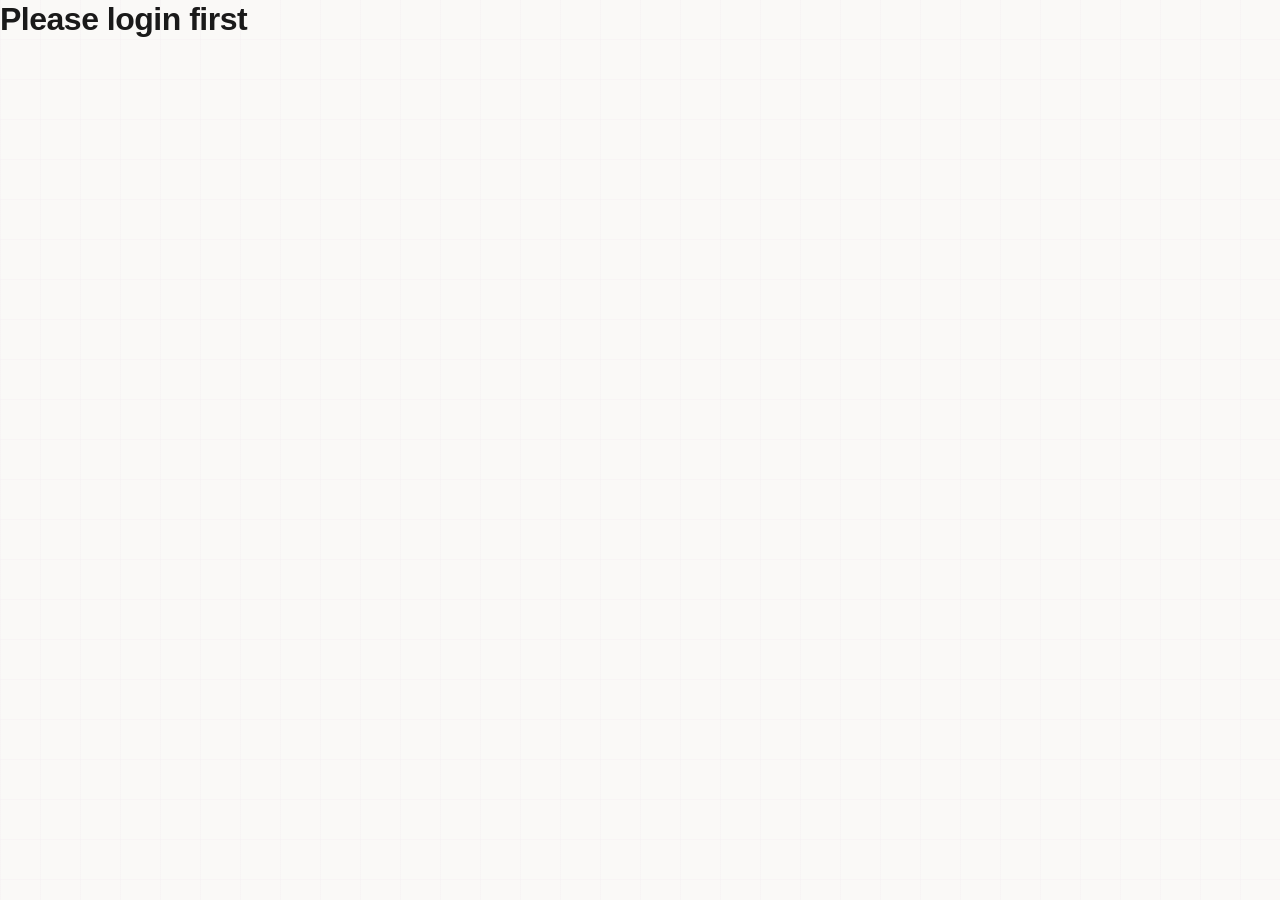
<file: profile.html>
<!DOCTYPE html>
<html lang="en">
<head>
  <meta charset="UTF-8">
  <meta name="viewport" content="width=device-width, initial-scale=1.0">
  <title>Profile - JobReady</title>
  <link rel="stylesheet" href="style.css">
  <style>
    .dashboard {
      max-width: 1180px;
      margin: 0 auto;
      padding: var(--spacing-xl);
      display: grid;
      gap: var(--spacing-lg);
    }

    .header-card {
      background: var(--color-card);
      border: 1.5px solid var(--color-border);
      border-radius: var(--radius-xl);
      padding: var(--spacing-lg);
      display: flex;
      align-items: center;
      justify-content: space-between;
      gap: var(--spacing-lg);
      box-shadow: var(--shadow-md);
    }

    .header-card:hover {
      transform: translateY(-3px);
      box-shadow: var(--shadow-lg);
      border-color: var(--color-accent);
    }

    .user-wrap {
      display: flex;
      align-items: center;
      gap: var(--spacing-md);
    }

    .avatar {
      width: 60px;
      height: 60px;
      border-radius: 50%;
      display: grid;
      place-items: center;
      font-size: 28px;
      background: linear-gradient(135deg, var(--color-primary), var(--color-accent));
      flex: 0 0 auto;
    }

    .title {
      margin: 0;
      font-size: var(--font-size-2xl);
      color: var(--color-accent);
      font-weight: var(--font-weight-bold);
      letter-spacing: -0.01em;
    }

    #user-name {
      margin: var(--spacing-sm) 0 var(--spacing-xs);
      font-size: var(--font-size-lg);
      font-weight: var(--font-weight-bold);
    }

    #user-email {
      margin: 0;
      color: var(--color-text-light);
      font-size: var(--font-size-sm);
    }

    .total-pill {
      border: 1.5px solid var(--color-border);
      border-radius: var(--radius-full);
      padding: var(--spacing-md);
      font-size: var(--font-size-sm);
      color: var(--color-text-light);
      background: linear-gradient(135deg, var(--color-card) 0%, var(--color-bg-alt) 100%);
      white-space: nowrap;
      box-shadow: var(--shadow-sm);
    }

    #total-solved {
      font-weight: var(--font-weight-bold);
      color: var(--color-text);
      margin-left: var(--spacing-xs);
    }

    .cards-grid {
      display: grid;
      grid-template-columns: repeat(12, minmax(0, 1fr));
      gap: var(--spacing-lg);
    }

    .profile-card {
      background: var(--color-card);
      border: 1.5px solid var(--color-border);
      border-radius: var(--radius-lg);
      padding: var(--spacing-lg);
      box-shadow: var(--shadow-sm);
      transition: all var(--transition-base);
    }

    .profile-card:hover {
      transform: translateY(-3px);
      box-shadow: var(--shadow-lg);
      border-color: var(--color-accent);
    }

    .analysis-card {
      grid-column: span 5;
    }

    .insight-card {
      grid-column: span 4;
    }

    .progress-card {
      grid-column: span 3;
    }

    .report-card {
      grid-column: 1 / -1;
    }

    .section-title {
      margin: 0 0 var(--spacing-md);
      font-size: var(--font-size-base);
      font-weight: var(--font-weight-bold);
      color: var(--color-accent);
      letter-spacing: 0.02em;
    }

    .score-widget {
      display: grid;
      grid-template-columns: auto 1fr;
      gap: var(--spacing-lg);
      align-items: center;
    }

    .score-ring {
      width: 100px;
      height: 100px;
      border-radius: 50%;
      display: grid;
      place-items: center;
      background: conic-gradient(var(--color-accent) 0deg, var(--color-primary) 290deg, var(--color-border) 290deg);
      border: 1.5px solid var(--color-border);
      position: relative;
      box-shadow: var(--shadow-sm);
    }

    .score-ring::after {
      content: '';
      position: absolute;
      width: 85%;
      height: 85%;
      border-radius: 50%;
      background: var(--color-card);
    }

    #score {
      font-size: var(--font-size-2xl);
      font-weight: var(--font-weight-bold);
      color: var(--color-accent);
      position: relative;
      z-index: 1;
    }

    .score-caption {
      color: var(--color-text-light);
      font-size: var(--font-size-xs);
      text-transform: uppercase;
      letter-spacing: 0.05em;
      margin-top: var(--spacing-md);
      text-align: center;
    }

    .meta {
      display: grid;
      gap: var(--spacing-md);
    }

    .meta-label {
      font-size: var(--font-size-xs);
      color: var(--color-text-light);
      text-transform: uppercase;
      letter-spacing: 0.05em;
    }

    #role {
      display: inline-block;
      font-weight: var(--font-weight-bold);
      text-transform: uppercase;
      padding: var(--spacing-sm) var(--spacing-md);
      border-radius: var(--radius-full);
      color: white;
      background: linear-gradient(135deg, var(--color-accent) 0%, var(--color-primary) 100%);
      font-size: var(--font-size-xs);
      letter-spacing: 0.05em;
      box-shadow: var(--shadow-md);
    }

    .list-wrap {
      display: grid;
      gap: var(--spacing-lg);
    }

    .strength-title,
    .weak-title {
      font-size: var(--font-size-sm);
      font-weight: var(--font-weight-bold);
      margin: 0 0 var(--spacing-sm);
    }

    .strength-title {
      color: var(--color-success);
    }

    .weak-title {
      color: var(--color-warning);
    }

    #strengths li,
    #weaknesses li {
      line-height: 1.6;
    }

    .progress-list {
      display: grid;
      gap: var(--spacing-lg);
    }

    .progress-row {
      display: grid;
      gap: var(--spacing-xs);
    }

    .progress-top {
      display: flex;
      justify-content: space-between;
      font-size: var(--font-size-sm);
    }

    .progress-value {
      font-weight: var(--font-weight-bold);
      color: var(--color-primary-dark);
    }

    .bar {
      height: 10px;
      border-radius: var(--radius-full);
      background: var(--color-border-light);
      overflow: hidden;
      border: 1px solid var(--color-border);
      box-shadow: inset 0 1px 2px rgba(0, 0, 0, 0.05);
    }

    .fill {
      height: 100%;
      background: linear-gradient(90deg, var(--color-accent) 0%, var(--color-primary) 50%, var(--color-accent) 100%);
      border-radius: var(--radius-full);
      transition: width 0.4s ease;
      box-shadow: 0 0 8px rgba(157, 95, 160, 0.3);
    }

    .report-shell {
      border: 1.5px dashed var(--color-border);
      border-radius: var(--radius-lg);
      background: linear-gradient(135deg, var(--color-card) 0%, var(--color-bg-alt) 100%);
      padding: var(--spacing-lg);
      min-height: 100px;
      box-shadow: inset 0 1px 3px rgba(0, 0, 0, 0.03);
    }

    #analysis-report {
      line-height: 1.8;
      color: var(--color-text);
    }

    #analysis-report h3,
    #analysis-report h4 {
      color: var(--color-primary-dark);
      margin: var(--spacing-lg) 0 var(--spacing-md);
    }

    #analysis-report p,
    #analysis-report li {
      margin-bottom: var(--spacing-md);
      color: var(--color-text-light);
    }

    @media (max-width: 1024px) {
      .analysis-card,
      .insight-card,
      .progress-card {
        grid-column: span 6;
      }
    }

    @media (max-width: 768px) {
      .dashboard {
        padding: var(--spacing-lg);
      }

      .header-card {
        flex-direction: column;
        align-items: flex-start;
      }

      .cards-grid {
        grid-template-columns: 1fr;
      }

      .analysis-card,
      .insight-card,
      .progress-card,
      .report-card {
        grid-column: auto;
      }

      .score-widget {
        grid-template-columns: 1fr;
      }
    }
  </style>
</head>

<body>

<nav class="navbar">
  <h1 class="logo">
  <span class="logo-icon">
    <!-- SVG ICON -->
    <svg width="36" height="36" viewBox="0 0 80 80" xmlns="http://www.w3.org/2000/svg">
      <!-- Outer Circle -->
      <circle cx="40" cy="40" r="36" fill="#e8d5f2"/>

      <!-- Resume Sheet -->
      <rect x="26" y="20" width="28" height="36" rx="4" fill="#ffffff"/>

      <!-- Resume Lines -->
      <rect x="30" y="26" width="20" height="3" rx="2" fill="#d4a7d4"/>
      <rect x="30" y="32" width="18" height="3" rx="2" fill="#d4a7d4"/>
      <rect x="30" y="38" width="16" height="3" rx="2" fill="#d4a7d4"/>

      <!-- Checkmark Circle -->
      <circle cx="50" cy="48" r="10" fill="#9d5fa0"/>

      <!-- Tick -->
      <path d="M45 48 L49 52 L56 44" 
            stroke="white" 
            stroke-width="3" 
            fill="none" 
            stroke-linecap="round" 
            stroke-linejoin="round"/>
    </svg>
  </span>

  JobReady
</h1>
  <div class="auth-buttons" id="nav-actions"></div>
</nav>

<main class="dashboard">

  <header class="header-card">
    <div class="user-wrap">
      <div class="avatar">👤</div>
      <div>
        <h1 class="title">Profile Dashboard</h1>
        <h2 id="user-name"></h2>
        <p id="user-email"></p>
      </div>
    </div>
    <div class="total-pill">Total Solved <span id="total-solved">0</span></div>
  </header>

  <section class="cards-grid">

    <div class="profile-card analysis-card">
      <h3 class="section-title">Resume Analysis</h3>
      <div class="score-widget">
        <div>
          <div class="score-ring">
            <span id="score"></span>
          </div>
          <div class="score-caption">Resume Score</div>
        </div>
        <div class="meta">
          <div>
            <div class="meta-label">Best Role</div>
            <span id="role"></span>
          </div>
        </div>
      </div>
    </div>

    <div class="profile-card insight-card">
      <h3 class="section-title">Strengths & Weaknesses</h3>
      <div class="list-wrap">
        <div>
          <h4 class="strength-title">Strengths</h4>
          <ul id="strengths"></ul>
        </div>
        <div>
          <h4 class="weak-title">Weaknesses</h4>
          <ul id="weaknesses"></ul>
        </div>
      </div>
    </div>

    <div class="profile-card progress-card">
      <h3 class="section-title">Progress</h3>
      <div class="progress-list">
        <div class="progress-row">
          <div class="progress-top">
            <span>DSA Solved</span>
            <span class="progress-value" id="dsa-count"></span>
          </div>
          <div class="bar"><div class="fill"></div></div>
        </div>

        <div class="progress-row">
          <div class="progress-top">
            <span>HR Solved</span>
            <span class="progress-value" id="hr-count"></span>
          </div>
          <div class="bar"><div class="fill"></div></div>
        </div>

        <div class="progress-row">
          <div class="progress-top">
            <span>Aptitude Solved</span>
            <span class="progress-value" id="apt-count"></span>
          </div>
          <div class="bar"><div class="fill"></div></div>
        </div>
      </div>
    </div>

    <div class="profile-card report-card">
      <h3 class="section-title">📝 Detailed Analysis Report</h3>
      <div class="report-shell">
        <div id="analysis-report"></div>
      </div>
    </div>

  </section>
</main>

<script src="auth.js"></script>
<script src="script.js"></script>
<script>
  window.onload = function() {
    const nav = document.getElementById("nav-actions");

    if (localStorage.getItem("isLoggedIn") === "true") {
      nav.innerHTML = `
        <a href="index.html" class="auth-btn">Home</a>
        <a href="profile.html" class="auth-btn">Profile</a>
        <a href="topics.html" class="auth-btn">Practice</a>
        <a href="#" onclick="logout()" class="auth-btn">Logout</a>
      `;
    } else {
      nav.innerHTML = `
        <a href="signin.html" class="auth-btn">Sign In</a>
        <a href="signup.html" class="auth-btn">Sign Up</a>
      `;
    }
  };
</script>
</body>
</html>
</file>
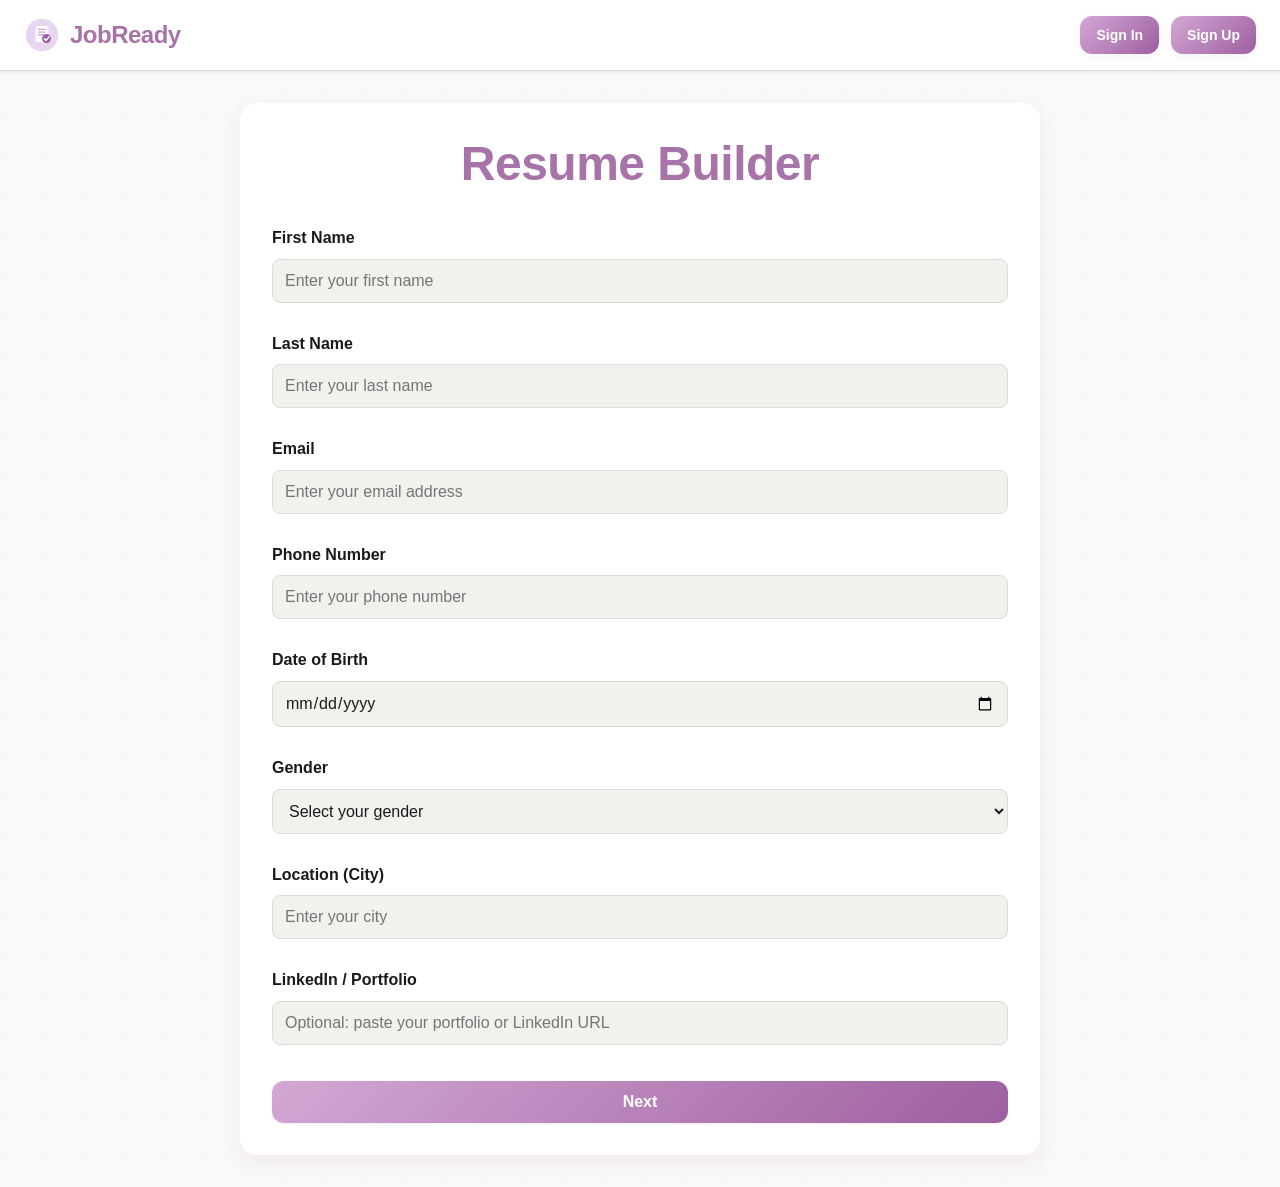
<file: resume.html>
<!DOCTYPE html>
<html lang="en">
<head>
  <meta charset="UTF-8" />
  <meta name="viewport" content="width=device-width, initial-scale=1.0"/>
  <title>Resume Builder - JobReady</title>
  <link rel="stylesheet" href="style.css"/>
  <style>
    .container {
      max-width: 800px;
      margin: var(--spacing-2xl) auto;
      padding: var(--spacing-2xl);
      background: var(--color-card);
      border-radius: var(--radius-xl);
      box-shadow: var(--shadow-lg);
    }

    .container h1 {
      text-align: center;
      color: var(--color-primary-dark);
      margin-bottom: var(--spacing-2xl);
    }

    .row {
      display: grid;
      grid-template-columns: 1fr 1fr;
      gap: var(--spacing-lg);
    }

    .edu-card {
      background: var(--color-bg-alt);
      border-radius: var(--radius-lg);
      padding: var(--spacing-lg);
      margin: var(--spacing-lg) 0;
      border: 1px solid var(--color-border);
    }

    .edu-card h3 {
      color: var(--color-primary-dark);
      font-size: var(--font-size-lg);
      margin-bottom: var(--spacing-md);
    }

    label {
      display: block;
      margin-top: var(--spacing-lg);
      font-weight: var(--font-weight-semibold);
      color: var(--color-text);
    }

    input[type="text"],
    input[type="email"],
    input[type="tel"],
    input[type="date"],
    input[type="number"],
    select,
    textarea {
      width: 100%;
      padding: var(--spacing-md);
      margin-top: var(--spacing-xs);
      background: var(--color-bg-alt);
      color: var(--color-text);
      border: 1px solid var(--color-border);
      border-radius: var(--radius-md);
      transition: border-color var(--transition-base);
    }

    input[type="text"]:focus,
    input[type="email"]:focus,
    input[type="tel"]:focus,
    input[type="date"]:focus,
    input[type="number"]:focus,
    select:focus,
    textarea:focus {
      outline: none;
      border-color: var(--color-primary);
      box-shadow: 0 0 0 3px rgba(216, 191, 216, 0.2);
    }

    textarea {
      min-height: 120px;
      resize: vertical;
    }

    button {
      margin-top: var(--spacing-xl);
      padding: var(--spacing-md) var(--spacing-lg);
      width: 100%;
      background: linear-gradient(135deg, var(--color-primary) 0%, var(--color-accent) 100%);
      color: white;
      border: none;
      border-radius: var(--radius-lg);
      font-weight: var(--font-weight-semibold);
      cursor: pointer;
      transition: all var(--transition-base);
    }

    button:hover {
      transform: translateY(-2px);
      box-shadow: var(--shadow-lg);
    }

    button:active {
      transform: translateY(0);
    }

    .step {
      display: none;
    }

    .step.active {
      display: block;
    }

    .suggestions {
      background: var(--color-bg-alt);
      border: 1px solid var(--color-border);
      border-radius: var(--radius-md);
      margin-top: var(--spacing-md);
      max-height: 200px;
      overflow-y: auto;
    }

    .suggestions div {
      padding: var(--spacing-md);
      cursor: pointer;
      transition: background-color var(--transition-base);
    }

    .suggestions div:hover {
      background: linear-gradient(135deg, rgba(216, 191, 216, 0.2) 0%, rgba(167, 139, 218, 0.2) 100%);
    }

    .selected-skills {
      margin-top: var(--spacing-lg);
      display: flex;
      flex-wrap: wrap;
      gap: var(--spacing-md);
    }

    .skill-tag {
      background: linear-gradient(135deg, var(--color-primary-light) 0%, rgba(216, 191, 216, 0.3) 100%);
      padding: var(--spacing-xs) var(--spacing-md);
      border-radius: var(--radius-full);
      display: flex;
      align-items: center;
      gap: var(--spacing-md);
      color: var(--color-primary-dark);
      font-weight: var(--font-weight-semibold);
    }

    .skill-tag span {
      cursor: pointer;
      color: var(--color-danger);
      font-weight: bold;
    }

    .skill-tag span:hover {
      color: #c50052;
    }

    .list {
      margin-top: var(--spacing-lg);
      display: flex;
      flex-direction: column;
      gap: var(--spacing-md);
    }

    .card-item {
      background: var(--color-bg-alt);
      border: 1px solid var(--color-border);
      padding: var(--spacing-lg);
      border-radius: var(--radius-lg);
      position: relative;
      transition: all var(--transition-base);
    }

    .card-item:hover {
      border-color: var(--color-primary-light);
      box-shadow: var(--shadow-md);
    }

    .card-item span {
      position: absolute;
      right: var(--spacing-lg);
      top: var(--spacing-lg);
      cursor: pointer;
      color: var(--color-danger);
      font-weight: bold;
      transition: color var(--transition-base);
    }

    .card-item span:hover {
      color: #c50052;
    }

    #result {
      line-height: 1.8;
    }

    #result h3 {
      color: var(--color-primary-dark);
      margin-top: var(--spacing-lg);
      margin-bottom: var(--spacing-md);
    }

    #result h4 {
      color: var(--color-accent);
      margin-top: var(--spacing-lg);
      margin-bottom: var(--spacing-md);
    }

    .report {
      line-height: 1.8;
    }

    .score-box {
      background: var(--color-bg-alt);
      border: 2px solid var(--color-primary-light);
      padding: var(--spacing-xl);
      border-radius: var(--radius-lg);
      text-align: center;
      margin-bottom: var(--spacing-xl);
    }

    .score-box h3 {
      font-size: 32px;
      color: var(--color-primary-dark);
      margin: 0 0 var(--spacing-md);
    }

    .bar-container {
      display: flex;
      align-items: center;
      gap: var(--spacing-md);
      margin: var(--spacing-lg) 0;
    }

    .bar {
      flex: 1;
      height: 10px;
      background: var(--color-border);
      border-radius: var(--radius-full);
      overflow: hidden;
    }

    .fill {
      height: 100%;
      background: linear-gradient(90deg, var(--color-primary) 0%, var(--color-accent) 100%);
    }

    .best-role {
      margin-top: var(--spacing-md);
      font-size: var(--font-size-lg);
      color: var(--color-success);
      font-weight: var(--font-weight-semibold);
    }

    @media (max-width: 768px) {
      .container {
        margin: var(--spacing-xl) auto;
        padding: var(--spacing-xl);
      }

      .row {
        grid-template-columns: 1fr;
      }
    }
  </style>
</head>

<body>
  <nav class="navbar">
    <h1 class="logo">
  <span class="logo-icon">
    <!-- SVG ICON -->
    <svg width="36" height="36" viewBox="0 0 80 80" xmlns="http://www.w3.org/2000/svg">
      <!-- Outer Circle -->
      <circle cx="40" cy="40" r="36" fill="#e8d5f2"/>

      <!-- Resume Sheet -->
      <rect x="26" y="20" width="28" height="36" rx="4" fill="#ffffff"/>

      <!-- Resume Lines -->
      <rect x="30" y="26" width="20" height="3" rx="2" fill="#d4a7d4"/>
      <rect x="30" y="32" width="18" height="3" rx="2" fill="#d4a7d4"/>
      <rect x="30" y="38" width="16" height="3" rx="2" fill="#d4a7d4"/>

      <!-- Checkmark Circle -->
      <circle cx="50" cy="48" r="10" fill="#9d5fa0"/>

      <!-- Tick -->
      <path d="M45 48 L49 52 L56 44" 
            stroke="white" 
            stroke-width="3" 
            fill="none" 
            stroke-linecap="round" 
            stroke-linejoin="round"/>
    </svg>
  </span>

  JobReady
</h1>
    <div class="auth-buttons" id="nav-actions"></div>
  </nav>

  <div class="container">
    <h1>Resume Builder</h1>

    <!-- STEP 1: BASIC INFO -->
    <div id="step-1" class="step active">
      <label>First Name</label>
      <input type="text" id="firstName" placeholder="Enter your first name" required>

      <label>Last Name</label>
      <input type="text" id="lastName" placeholder="Enter your last name" required>

      <label>Email</label>
      <input type="email" id="email" placeholder="Enter your email address" required>

      <label>Phone Number</label>
      <input type="tel" id="phone" placeholder="Enter your phone number" required>

      <label>Date of Birth</label>
      <input type="date" id="dob" required>

      <label>Gender</label>
      <select id="gender">
        <option value="">Select your gender</option>
        <option>Male</option>
        <option>Female</option>
        <option>Other</option>
      </select>

      <label>Location (City)</label>
      <input type="text" id="location" placeholder="Enter your city">

      <label>LinkedIn / Portfolio</label>
      <input type="text" id="linkedin" placeholder="Optional: paste your portfolio or LinkedIn URL">

      <button type="button" onclick="nextStep()">Next</button>
    </div>

    <!-- STEP 2: EDUCATION -->
    <div id="step-2" class="step">
      <h2>Education</h2>
      <div id="education-section">
        <!-- MAIN DEGREE -->
        <div class="edu-card">
          <h3>Degree</h3>
          <label>Degree Type</label>
          <select id="degreeType">
            <option>Undergraduate</option>
            <option>Postgraduate</option>
            <option>Diploma</option>
          </select>
          <label>Course / Degree Name</label>
          <input type="text" id="degreeName" placeholder="e.g. B.Tech in Computer Science" />
          <label>College / University</label>
          <input type="text" id="college" placeholder="Enter college name" />
          <div class="row">
            <div>
              <label>Start Year</label>
              <input type="number" id="startYear" min="2000" max="2100" />
            </div>
            <div>
              <label>End Year</label>
              <input type="number" id="endYear" min="2000" max="2100" />
            </div>
          </div>
          <label>CGPA</label>
          <input type="number" id="cgpa" step="0.01" min="0" max="10" placeholder="e.g. 8.25">
        </div>

        <!-- CLASS 12 -->
        <div class="edu-card">
          <h3>Class 12 (Required)</h3>
          <label>School Name</label>
          <input type="text" id="school12" required />
          <label>Percentage</label>
          <input type="number" id="percent12" min="0" max="100" step="0.01" required />
          <label>Year of Completion</label>
          <input type="number" id="year12" required />
        </div>

        <!-- CLASS 10 -->
        <div class="edu-card">
          <h3>Class 10 (Required)</h3>
          <label>School Name</label>
          <input type="text" id="school10" required />
          <label>Percentage</label>
          <input type="number" id="percent10" min="0" max="100" step="0.01" required />
          <label>Year of Completion</label>
          <input type="number" id="year10" required />
        </div>
      </div>

      <button type="button" onclick="prevStep()">Back</button>
      <button type="button" onclick="nextStep()">Next</button>
    </div>

    <!-- STEP 3: SKILLS -->
    <div id="step-3" class="step">
      <h2>Skills</h2>
      <p style="color: var(--color-text-light); margin-bottom: var(--spacing-md);">Add up to 5 skills</p>

      <input 
        type="text" 
        id="skillInput" 
        placeholder="E.g. React, Python, JavaScript"
        oninput="showSuggestions()"
      >

      <div id="suggestions" class="suggestions"></div>

      <!-- Selected skills -->
      <div id="selectedSkills" class="selected-skills"></div>

      <button type="button" onclick="prevStep()">Back</button>
      <button type="button" onclick="nextStep()">Next</button>
    </div>

    <!-- STEP 4: EXPERIENCE & PROJECTS -->
    <div id="step-4" class="step">
      <h2>Experience & Projects</h2>

      <!-- EXPERIENCE -->
      <h3 style="margin-top: var(--spacing-xl);">Professional Experience</h3>

      <label>Job Title</label>
      <input type="text" id="jobTitle" placeholder="e.g. Software Developer">

      <label>Company</label>
      <input type="text" id="company" placeholder="Enter company name">

      <label>Duration</label>
      <input type="text" id="duration" placeholder="e.g. Jan 2023 - Dec 2023">

      <label>Work Done</label>
      <textarea id="workDesc" placeholder="Describe your responsibilities and achievements..."></textarea>

      <button type="button" onclick="addExperience()">Add Experience</button>

      <!-- Display -->
      <div id="experienceList" class="list"></div>

      <!-- PROJECTS -->
      <h3 style="margin-top: var(--spacing-2xl);">Projects</h3>

      <label>Project Title</label>
      <input type="text" id="projectTitle" placeholder="Enter project name">

      <label>Description</label>
      <textarea id="projectDesc" placeholder="Describe your project and what you built..."></textarea>

      <button type="button" onclick="addProject()">Add Project</button>

      <!-- Display -->
      <div id="projectList" class="list"></div>

      <button type="button" onclick="prevStep()">Back</button>
      <button type="button" onclick="submitForm()">Analyze My Resume</button>
    </div>

    <!-- RESULT -->
    <div id="result" class="step">
      <h2 style="text-align: center; color: var(--color-primary-dark);">Resume Analysis</h2>
      <p id="output"></p>
    </div>
  </div>

  <script src="auth.js"></script>
  <script src="script.js"></script>
  <script>
    window.onload = function() {
      const nav = document.getElementById("nav-actions");

      if (localStorage.getItem("isLoggedIn") === "true") {
        nav.innerHTML = `
          <a href="index.html" class="auth-btn">Home</a>
          <a href="profile.html" class="auth-btn">Profile</a>
          <a href="topics.html" class="auth-btn">Practice</a>
          <a href="#" onclick="logout()" class="auth-btn">Logout</a>
        `;
      } else {
        nav.innerHTML = `
          <a href="signin.html" class="auth-btn">Sign In</a>
          <a href="signup.html" class="auth-btn">Sign Up</a>
        `;
      }
    };
  </script>
</body>
</html>
</file>
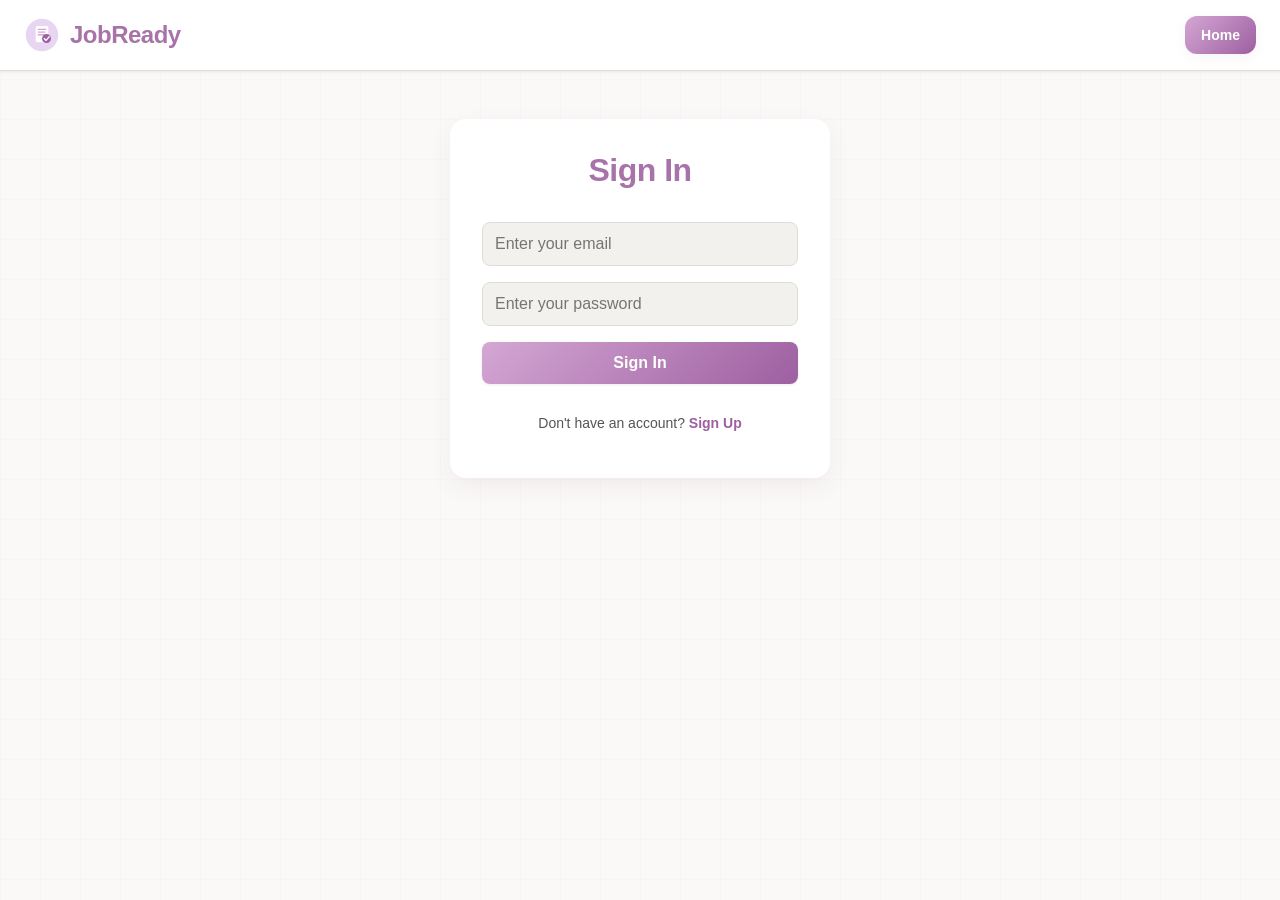
<file: signin.html>
<!DOCTYPE html>
<html>
<head>
  <title>Sign In</title>
  <link rel="stylesheet" href="style.css">
</head>
<body>

<nav class="navbar">
  <h1 class="logo">
  <span class="logo-icon">
    <!-- SVG ICON -->
    <svg width="36" height="36" viewBox="0 0 80 80" xmlns="http://www.w3.org/2000/svg">
      <!-- Outer Circle -->
      <circle cx="40" cy="40" r="36" fill="#e8d5f2"/>

      <!-- Resume Sheet -->
      <rect x="26" y="20" width="28" height="36" rx="4" fill="#ffffff"/>

      <!-- Resume Lines -->
      <rect x="30" y="26" width="20" height="3" rx="2" fill="#d4a7d4"/>
      <rect x="30" y="32" width="18" height="3" rx="2" fill="#d4a7d4"/>
      <rect x="30" y="38" width="16" height="3" rx="2" fill="#d4a7d4"/>

      <!-- Checkmark Circle -->
      <circle cx="50" cy="48" r="10" fill="#9d5fa0"/>

      <!-- Tick -->
      <path d="M45 48 L49 52 L56 44" 
            stroke="white" 
            stroke-width="3" 
            fill="none" 
            stroke-linecap="round" 
            stroke-linejoin="round"/>
    </svg>
  </span>

  JobReady
</h1>
  <a href="index.html" class="auth-btn">Home</a>
</nav>

<div class="auth-page">
  <h2>Sign In</h2>

  <input type="email" id="login-email" placeholder="Enter your email">
  <input type="password" id="login-password" placeholder="Enter your password">

  <button onclick="login()">Sign In</button>
  <p>
    Don't have an account? <a href="signup.html">Sign Up</a>
  </p>
</div>

<script src="auth.js"></script>
</body>
</html>
</file>
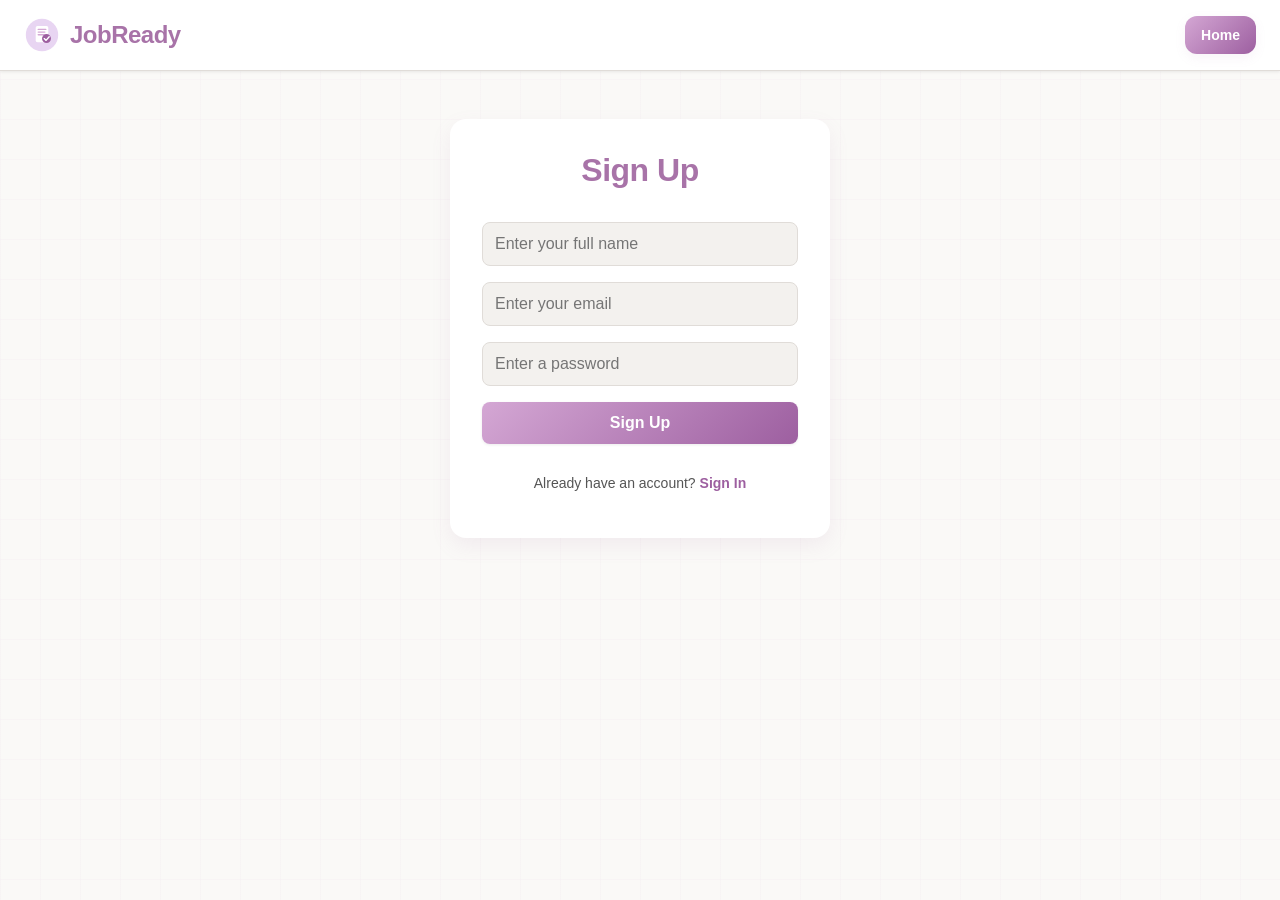
<file: signup.html>
<!DOCTYPE html>
<html>
<head>
  <title>Sign Up</title>
  <link rel="stylesheet" href="style.css">
</head>
<body>

<nav class="navbar">
  <h1 class="logo">
  <span class="logo-icon">
    <!-- SVG ICON -->
    <svg width="36" height="36" viewBox="0 0 80 80" xmlns="http://www.w3.org/2000/svg">
      <!-- Outer Circle -->
      <circle cx="40" cy="40" r="36" fill="#e8d5f2"/>

      <!-- Resume Sheet -->
      <rect x="26" y="20" width="28" height="36" rx="4" fill="#ffffff"/>

      <!-- Resume Lines -->
      <rect x="30" y="26" width="20" height="3" rx="2" fill="#d4a7d4"/>
      <rect x="30" y="32" width="18" height="3" rx="2" fill="#d4a7d4"/>
      <rect x="30" y="38" width="16" height="3" rx="2" fill="#d4a7d4"/>

      <!-- Checkmark Circle -->
      <circle cx="50" cy="48" r="10" fill="#9d5fa0"/>

      <!-- Tick -->
      <path d="M45 48 L49 52 L56 44" 
            stroke="white" 
            stroke-width="3" 
            fill="none" 
            stroke-linecap="round" 
            stroke-linejoin="round"/>
    </svg>
  </span>

  JobReady
</h1>
  <a href="index.html" class="auth-btn">Home</a>
</nav>

<div class="auth-page">
  <h2>Sign Up</h2>

  <input type="text" id="signup-name" placeholder="Enter your full name">
  <input type="email" id="signup-email" placeholder="Enter your email">
  <input type="password" id="signup-password" placeholder="Enter a password">

  <button onclick="signup()">Sign Up</button>
  <p>
    Already have an account? <a href="signin.html">Sign In</a>
  </p>
</div>

<script src="auth.js"></script>
</body>
</html>
</file>
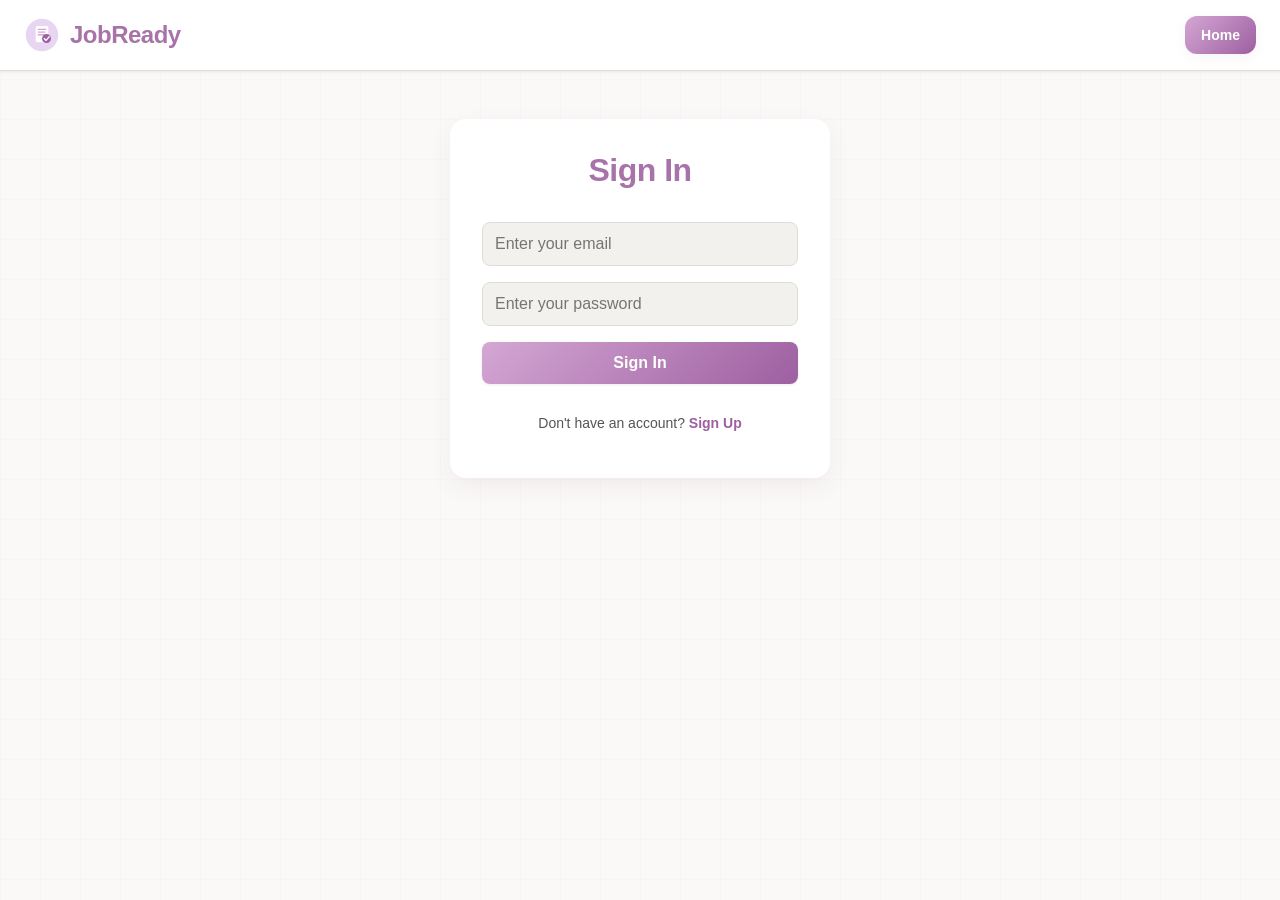
<file: topic.html>
<!DOCTYPE html>
<html lang="en">

<script>
  if (localStorage.getItem("isLoggedIn") !== "true") {
    window.location.href = "signin.html";
  }
</script>

<head>
  <meta charset="UTF-8" />
  <title>Topic</title>
  <link rel="stylesheet" href="style.css" />
</head>

<body>

  <!-- NAVBAR -->
  <nav class="navbar">
    <h1 class="logo">
  <span class="logo-icon">
    <!-- SVG ICON -->
    <svg width="36" height="36" viewBox="0 0 80 80" xmlns="http://www.w3.org/2000/svg">
      <!-- Outer Circle -->
      <circle cx="40" cy="40" r="36" fill="#e8d5f2"/>

      <!-- Resume Sheet -->
      <rect x="26" y="20" width="28" height="36" rx="4" fill="#ffffff"/>

      <!-- Resume Lines -->
      <rect x="30" y="26" width="20" height="3" rx="2" fill="#d4a7d4"/>
      <rect x="30" y="32" width="18" height="3" rx="2" fill="#d4a7d4"/>
      <rect x="30" y="38" width="16" height="3" rx="2" fill="#d4a7d4"/>

      <!-- Checkmark Circle -->
      <circle cx="50" cy="48" r="10" fill="#9d5fa0"/>

      <!-- Tick -->
      <path d="M45 48 L49 52 L56 44" 
            stroke="white" 
            stroke-width="3" 
            fill="none" 
            stroke-linecap="round" 
            stroke-linejoin="round"/>
    </svg>
  </span>

  JobReady
</h1>
    <div class="auth-buttons">
      <a href="topics.html" class="auth-btn">Back</a>
      <a href="#" onclick="logout()" class="auth-btn">Logout</a>
    </div>
  </nav>

  <!-- TITLE -->
  <h1 class="page-title" id="topic-title"></h1>

  <!-- QUESTIONS -->
  <div class="question-container" id="question-list"></div>

  <script src="auth.js"></script>
  <script src="script.js"></script>

</body>
</html>
</file>
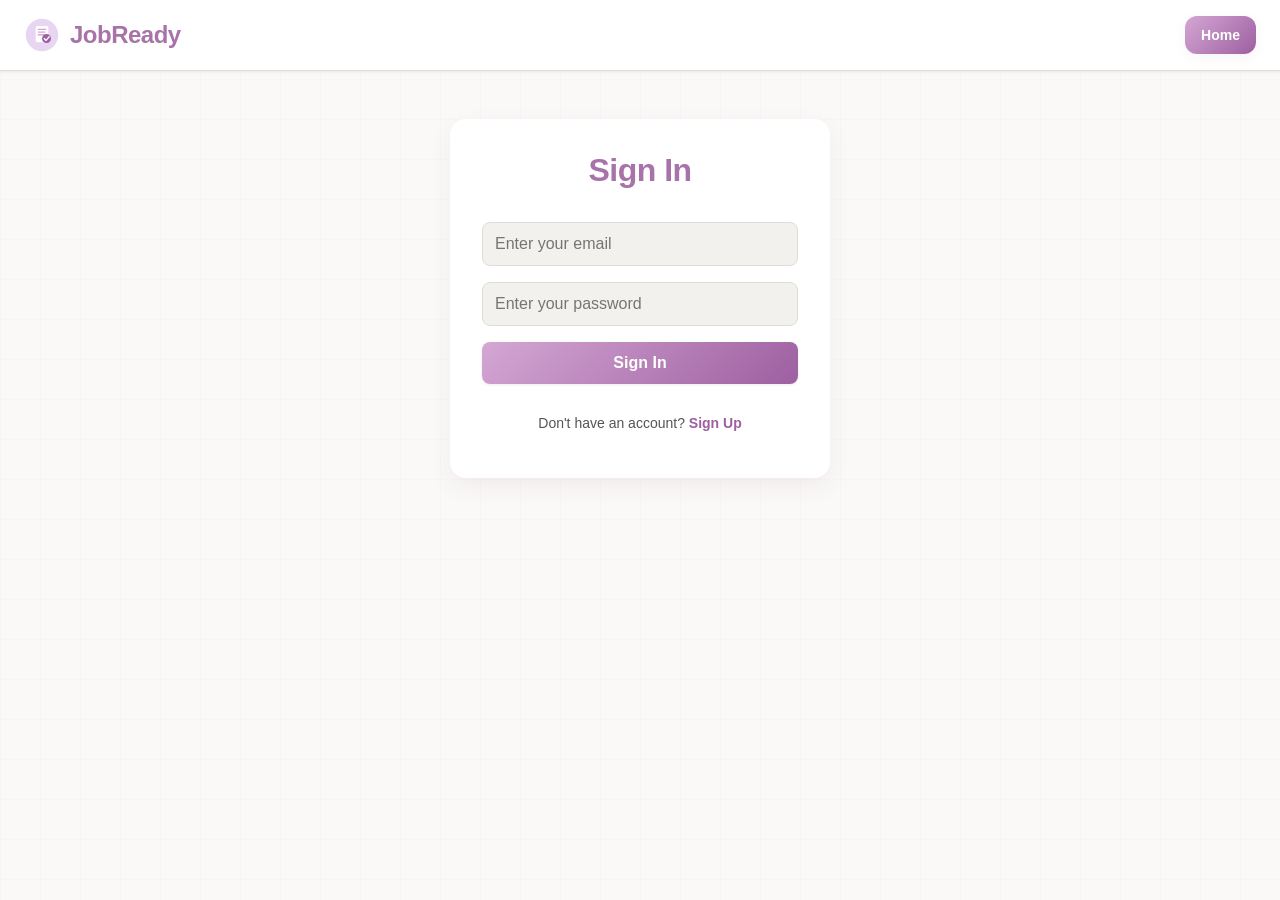
<file: topics.html>
<!DOCTYPE html>
<html lang="en">
  <script>
  if (localStorage.getItem("isLoggedIn") !== "true") {
    window.location.href = "signin.html";
  }
</script>
<head>
  <meta charset="UTF-8" />
  <meta name="viewport" content="width=device-width, initial-scale=1.0"/>
  <title>Topics - JobReady</title>
  <link rel="stylesheet" href="style.css"/>
</head>

<body>

  <!-- SAME NAVBAR STYLE -->
  <nav class="navbar">
  <h1 class="logo">
  <span class="logo-icon">
    <!-- SVG ICON -->
    <svg width="36" height="36" viewBox="0 0 80 80" xmlns="http://www.w3.org/2000/svg">
      <!-- Outer Circle -->
      <circle cx="40" cy="40" r="36" fill="#e8d5f2"/>

      <!-- Resume Sheet -->
      <rect x="26" y="20" width="28" height="36" rx="4" fill="#ffffff"/>

      <!-- Resume Lines -->
      <rect x="30" y="26" width="20" height="3" rx="2" fill="#d4a7d4"/>
      <rect x="30" y="32" width="18" height="3" rx="2" fill="#d4a7d4"/>
      <rect x="30" y="38" width="16" height="3" rx="2" fill="#d4a7d4"/>

      <!-- Checkmark Circle -->
      <circle cx="50" cy="48" r="10" fill="#9d5fa0"/>

      <!-- Tick -->
      <path d="M45 48 L49 52 L56 44" 
            stroke="white" 
            stroke-width="3" 
            fill="none" 
            stroke-linecap="round" 
            stroke-linejoin="round"/>
    </svg>
  </span>

  JobReady
</h1>
  <div class="auth-buttons" id="nav-actions"></div>
</nav>

  
  <h1 class="page-title">TOPICS</h1>

  <!-- SAME CARD SYSTEM AS INDEX -->
  <section class="features">

  <a href="topic.html?topic=dsa" class="card-3d horizontal">
  
  <div class="card-image">
    <img src="dsa.jpg" alt="DSA">
  </div>

  <div class="card-info">
    <h2>DSA</h2>
    <p>
      Master Data Structures & Algorithms. Practice arrays, dynamic programming,
      trees, graphs, and more to crack technical interviews.
    </p>
  </div>

</a>

<a href="topic.html?topic=hr" class="card-3d horizontal">
  <div class="card-image">
    <img src="HR.jpg" alt="HR">
  </div>
  <div class="card-info">
    <h2>HR</h2>
    <p>Prepare for HR interviews with commonly asked questions.</p>
  </div>
</a>

<a href="topic.html?topic=aptitude" class="card-3d horizontal">
    <div class="card-image">
      <img src="apti.jpg" alt="Aptitude">
    </div>
    <div class="card-info">
      <h2>Aptitude</h2>
      <p>Sharpen logical reasoning, quantitative aptitude, and verbal skills.</p>
    </div>
  </a>

  <!-- RESUME -->
  <a href="resume.html" class="card-3d horizontal">
    <div class="card-image">
      <img src="resume.jpg" alt="Resume">
    </div>
    <div class="card-info">
      <h2>Resume</h2>
      <p>Create and improve your resume with modern templates and tips.</p>
    </div>
  </a>

</section>

  <!-- OPTIONAL (for consistency) -->
  <footer>
    <p>&copy; 2024 JobReady. All rights reserved.</p>
  </footer>
</body>
<script src="auth.js"></script>

<script>
window.onload = function() {
  const nav = document.getElementById("nav-actions");

  if (localStorage.getItem("isLoggedIn") === "true") {
    nav.innerHTML = `
      <a href="index.html" class="auth-btn">Home</a>
      <a href="profile.html" class="auth-btn">Profile</a>
      <a href="topics.html" class="auth-btn">Practice</a>
      <a href="#" onclick="logout()" class="auth-btn">Logout</a>
    `;
  } else {
    nav.innerHTML = `
      <a href="signin.html" class="auth-btn">Sign In</a>
      <a href="signup.html" class="auth-btn">Sign Up</a>
    `;
  }
}
</script>
</html>
</file>
<file: style.css>
/* =====================================================
   JOBREADY - PASTEL DESIGN SYSTEM
   Light mode by default, pastel-based color palette
   ===================================================== */

/* ROOT CSS VARIABLES - PASTEL THEME (LIGHT MODE) - ENHANCED */
:root {
  /* Colors - Improved Pastel Palette with Better Contrast */
  --color-bg: #faf9f7;
  --color-bg-alt: #f3f1ee;
  --color-text: #1a1a1a;
  --color-text-light: #555555;
  --color-text-muted: #888888;
  --color-card: #ffffff;
  --color-border: #e0dcd8;
  --color-border-light: #ede9e5;
  
  /* Primary: Enhanced Lavender with better saturation */
  --color-primary: #d4a7d4;
  --color-primary-dark: #a873a8;
  --color-primary-light: #e8d5f2;
  
  /* Secondary: Soft Pink with improved vibrancy */
  --color-secondary: #f5a9d0;
  --color-secondary-light: #fdd5e8;
  
  /* Accent: Stronger purple/indigo for highlights */
  --color-accent: #9d5fa0;
  --color-accent-light: #c391c2;
  
  /* Additional Accent for visual variety */
  --color-highlight: #d4a7d4;
  
  /* Status Colors */
  --color-success: #6ec26e;
  --color-warning: #f5c841;
  --color-danger: #f17777;
  --color-info: #5fa8d3;
  
  /* Spacing */
  --spacing-xs: 4px;
  --spacing-sm: 8px;
  --spacing-md: 12px;
  --spacing-lg: 16px;
  --spacing-xl: 24px;
  --spacing-2xl: 32px;
  --spacing-3xl: 48px;
  
  /* Border Radius */
  --radius-sm: 4px;
  --radius-md: 8px;
  --radius-lg: 12px;
  --radius-xl: 16px;
  --radius-full: 999px;
  
  /* Shadows - More refined */
  --shadow-sm: 0 1px 3px rgba(0, 0, 0, 0.08);
  --shadow-md: 0 4px 12px rgba(168, 115, 168, 0.08);
  --shadow-lg: 0 8px 20px rgba(168, 115, 168, 0.1);
  --shadow-xl: 0 16px 36px rgba(168, 115, 168, 0.12);
  
  /* Grid Pattern */
  --grid-size: 40px;
  --grid-color: rgba(212, 167, 212, 0.05);
  
  /* Typography */
  --font-family: -apple-system, BlinkMacSystemFont, 'Segoe UI', 'Helvetica Neue', Arial, sans-serif;
  --font-size-xs: 12px;
  --font-size-sm: 14px;
  --font-size-base: 16px;
  --font-size-lg: 18px;
  --font-size-xl: 20px;
  --font-size-2xl: 24px;
  --font-size-3xl: 32px;
  --font-size-4xl: 48px;
  
  --font-weight-regular: 400;
  --font-weight-medium: 500;
  --font-weight-semibold: 600;
  --font-weight-bold: 700;
  
  /* Transitions */
  --transition-fast: 0.15s ease;
  --transition-base: 0.25s ease;
  --transition-slow: 0.35s ease;
}

/* ===== RESET & BASE ===== */
* {
  margin: 0;
  padding: 0;
  box-sizing: border-box;
}

html {
  scroll-behavior: smooth;
}

body {
  font-family: var(--font-family);
  font-size: var(--font-size-base);
  font-weight: var(--font-weight-regular);
  line-height: 1.6;
  color: var(--color-text);
  background-color: var(--color-bg);
  /* Subtle grid pattern background */
  background-image:
    linear-gradient(90deg, var(--grid-color) 1px, transparent 1px),
    linear-gradient(0deg, var(--grid-color) 1px, transparent 1px);
  background-size: var(--grid-size) var(--grid-size);
  background-position: 0 0, 0 0;
  padding: 0;
}

/* ===== TYPOGRAPHY ===== */
h1, h2, h3, h4, h5, h6 {
  font-weight: var(--font-weight-bold);
  letter-spacing: -0.5px;
  line-height: 1.2;
  margin-bottom: var(--spacing-lg);
}

h1 { font-size: var(--font-size-4xl); }
h2 { font-size: var(--font-size-3xl); }
h3 { font-size: var(--font-size-2xl); }
h4 { font-size: var(--font-size-xl); }
h5 { font-size: var(--font-size-lg); }
h6 { font-size: var(--font-size-base); }

p {
  margin-bottom: var(--spacing-md);
  color: var(--color-text-light);
}

a {
  color: var(--color-accent);
  text-decoration: none;
  transition: color var(--transition-base);
}

a:hover {
  color: var(--color-primary-dark);
}

/* ===== NAVBAR ===== */
.navbar {
  display: flex;
  justify-content: space-between;
  align-items: center;
  padding: var(--spacing-lg) var(--spacing-xl);
  background-color: var(--color-card);
  border-bottom: 1px solid var(--color-border);
  box-shadow: var(--shadow-sm);
  gap: var(--spacing-lg);
}

.navbar .logo {
  font-size: var(--font-size-2xl);
  font-weight: var(--font-weight-bold);
  color: var(--color-primary-dark);
  margin: 0;
}

.auth-buttons {
  display: flex;
  gap: var(--spacing-md);
  align-items: center;
  flex-wrap: wrap;
}

.auth-btn {
  padding: var(--spacing-sm) var(--spacing-lg);
  border-radius: var(--radius-lg);
  background: linear-gradient(135deg, var(--color-primary) 0%, var(--color-accent) 100%);
  color: white;
  font-weight: var(--font-weight-semibold);
  font-size: var(--font-size-sm);
  transition: all var(--transition-base);
  display: inline-block;
  text-decoration: none;
  border: none;
  cursor: pointer;
  box-shadow: var(--shadow-md);
}

.auth-btn:hover {
  transform: translateY(-3px);
  box-shadow: var(--shadow-lg);
  filter: brightness(1.08);
}

/* ===== BUTTONS ===== */
button, .btn, input[type="button"], input[type="submit"] {
  font-family: var(--font-family);
  font-size: var(--font-size-base);
  font-weight: var(--font-weight-semibold);
  padding: var(--spacing-sm) var(--spacing-lg);
  border: none;
  border-radius: var(--radius-lg);
  cursor: pointer;
  transition: all var(--transition-base);
  display: inline-block;
  text-align: center;
  box-shadow: var(--shadow-sm);
}

.btn {
  background: linear-gradient(135deg, var(--color-accent) 0%, var(--color-primary) 50%, var(--color-highlight) 100%);
  color: white;
  text-decoration: none;
  margin-top: var(--spacing-lg);
  padding: var(--spacing-md) var(--spacing-2xl);
  border-radius: var(--radius-lg);
  box-shadow: var(--shadow-md);
}

.btn:hover {
  transform: translateY(-3px);
  box-shadow: var(--shadow-lg);
  filter: brightness(1.1);
}

button {
  background: linear-gradient(135deg, var(--color-primary) 0%, var(--color-accent) 100%);
  color: white;
  box-shadow: var(--shadow-sm);
}

button:hover {
  transform: translateY(-2px);
  box-shadow: var(--shadow-md);
  filter: brightness(1.08);
}

button:active {
  transform: translateY(0);
}

.btn-secondary {
  display: inline-flex;
  align-items: center;
  justify-content: center;
  padding: var(--spacing-md) var(--spacing-2xl);
  border-radius: var(--radius-lg);
  background-color: rgba(255, 255, 255, 0.72);
  border: 1.5px solid var(--color-accent-light);
  color: var(--color-accent);
  box-shadow: var(--shadow-sm);
}

.btn-secondary:hover {
  background-color: var(--color-secondary-light);
  color: var(--color-accent);
  transform: translateY(-2px);
  box-shadow: var(--shadow-md);
}

.btn-primary {
  display: inline-flex;
  align-items: center;
  justify-content: center;
  padding: var(--spacing-md) var(--spacing-2xl);
  border-radius: var(--radius-lg);
  background: linear-gradient(135deg, var(--color-accent) 0%, var(--color-primary) 55%, var(--color-highlight) 100%);
  color: white;
  font-weight: var(--font-weight-semibold);
  box-shadow: var(--shadow-md);
  transition: all var(--transition-base);
}

.btn-primary:hover {
  transform: translateY(-3px);
  box-shadow: var(--shadow-lg);
  filter: brightness(1.08);
}

/* ===== FORMS ===== */
input, textarea, select {
  font-family: var(--font-family);
  font-size: var(--font-size-base);
  width: 100%;
  padding: var(--spacing-md);
  border: 1.5px solid var(--color-border);
  border-radius: var(--radius-md);
  background-color: var(--color-card);
  color: var(--color-text);
  transition: all var(--transition-base);
  margin-bottom: var(--spacing-md);
}

input:focus, textarea:focus, select:focus {
  outline: none;
  border-color: var(--color-accent);
  box-shadow: 0 0 0 3px rgba(212, 167, 212, 0.15);
}

label {
  display: block;
  font-weight: var(--font-weight-semibold);
  margin-bottom: var(--spacing-xs);
  color: var(--color-text);
}

/* ===== CARDS ===== */
.card, .profile-card, .question-card {
  background-color: var(--color-card);
  border: 1.5px solid var(--color-border);
  border-radius: var(--radius-lg);
  padding: var(--spacing-lg);
  box-shadow: var(--shadow-sm);
  transition: all var(--transition-base);
}

.card:hover, .profile-card:hover {
  box-shadow: var(--shadow-lg);
  border-color: var(--color-accent);
  transform: translateY(-3px);
}

.question-card {
  text-decoration: none;
  color: var(--color-text);
  display: block;
  padding: var(--spacing-lg);
}

.question-card:hover {
  box-shadow: var(--shadow-md);
  border-color: var(--color-primary);
}

/* ===== BADGES & TAGS ===== */
.badge, .tag {
  display: inline-block;
  padding: var(--spacing-xs) var(--spacing-md);
  border-radius: var(--radius-full);
  font-size: var(--font-size-xs);
  font-weight: var(--font-weight-semibold);
  background: linear-gradient(135deg, var(--color-primary-light) 0%, var(--color-accent-light) 100%);
  color: var(--color-primary-dark);
  border: 1px solid rgba(212, 167, 212, 0.3);
}

.tag {
  background: linear-gradient(135deg, var(--color-primary-light) 0%, var(--color-accent-light) 100%);
  color: var(--color-primary-dark);
  border: 1px solid rgba(212, 167, 212, 0.3);
}

.tag-blue, .tag-primary {
  background: linear-gradient(135deg, rgba(95, 168, 211, 0.2) 0%, rgba(95, 168, 211, 0.3) 100%);
  color: #0052a3;
  border: 1px solid rgba(95, 168, 211, 0.4);
}

.tag-green, .tag-success {
  background: linear-gradient(135deg, rgba(110, 194, 110, 0.2) 0%, rgba(110, 194, 110, 0.3) 100%);
  color: #2d5016;
  border: 1px solid rgba(110, 194, 110, 0.4);
}

.tag-orange, .tag-warning {
  background: linear-gradient(135deg, rgba(245, 200, 65, 0.2) 0%, rgba(245, 200, 65, 0.3) 100%);
  color: #8b5a00;
  border: 1px solid rgba(245, 200, 65, 0.4);
}

.tag-pink, .tag-secondary {
  background: linear-gradient(135deg, var(--color-secondary-light) 0%, rgba(245, 169, 208, 0.3) 100%);
  color: var(--color-secondary);
  border: 1px solid rgba(245, 169, 208, 0.4);
}

.tag-danger {
  background: linear-gradient(135deg, rgba(241, 119, 119, 0.2) 0%, rgba(241, 119, 119, 0.3) 100%);
  color: #c71c1c;
  border: 1px solid rgba(241, 119, 119, 0.4);
}

/* ===== PROGRESS BAR ===== */
.progress-bar, .bar {
  width: 100%;
  height: 10px;
  background-color: var(--color-border-light);
  border-radius: var(--radius-full);
  overflow: hidden;
  margin-bottom: var(--spacing-md);
  border: 1px solid var(--color-border);
  box-shadow: inset 0 1px 2px rgba(0, 0, 0, 0.05);
}

.progress-fill, .fill {
  height: 100%;
  background: linear-gradient(90deg, var(--color-accent) 0%, var(--color-primary) 50%, var(--color-accent-light) 100%);
  border-radius: var(--radius-full);
  transition: width 0.4s ease;
  box-shadow: 0 0 8px rgba(157, 95, 160, 0.3);
  transition: width var(--transition-base);
}

/* ===== LAYOUT SECTIONS ===== */
.hero {
  min-height: 72vh;
  position: relative;
  overflow: hidden;
  align-items: center;
  justify-content: center;
  padding: clamp(40px, 7vw, 88px) var(--spacing-lg);
  background: linear-gradient(180deg, rgba(212, 167, 212, 0.06) 0%, rgba(245, 169, 208, 0.06) 100%);
  border-top: 1px solid rgba(212, 167, 212, 0.18);
  border-bottom: 1px solid rgba(212, 167, 212, 0.18);
}

.hero::before {
  content: "";
  position: absolute;
  width: min(38vw, 460px);
  height: min(38vw, 460px);
  right: -100px;
  top: -120px;
  border-radius: 50%;
  background: radial-gradient(circle, rgba(245, 169, 208, 0.24) 0%, rgba(212, 167, 212, 0.14) 45%, transparent 72%);
  pointer-events: none;
}

.hero-layout {
  width: min(1180px, 100%);
  margin: 0 auto;
  display: grid;
  grid-template-columns: minmax(0, 1.05fr) minmax(320px, 0.95fr);
  align-items: center;
  gap: clamp(32px, 6vw, 72px);
  position: relative;
  z-index: 1;
}

.hero-content {
  display: flex;
  flex-direction: column;
  align-items: flex-start;
  gap: clamp(14px, 2vw, 22px);
  max-width: 640px;
}

.hero h1 {
  color: var(--color-accent);
  font-size: clamp(32px, 5vw, 48px);
  margin-bottom: 0;
  font-weight: var(--font-weight-bold);
  letter-spacing: -0.02em;
  line-height: 1.05;
}

.hero p {
  max-width: 58ch;
  font-size: var(--font-size-lg);
  color: var(--color-text-light);
  margin-bottom: 0;
  line-height: 1.7;
}

.highlight {
  color: var(--color-primary-dark);
}

.hero-buttons {
  display: flex;
  flex-wrap: wrap;
  gap: var(--spacing-md);
  margin-top: var(--spacing-sm);
}

.hero-visual {
  position: relative;
  display: flex;
  align-items: center;
  justify-content: center;
  min-height: 420px;
}

.hero-visual-glow {
  position: absolute;
  inset: auto 8% 8% 8%;
  height: 78%;
  border-radius: 50%;
  background: radial-gradient(circle, rgba(212, 167, 212, 0.22) 0%, rgba(245, 169, 208, 0.16) 46%, transparent 74%);
  filter: blur(10px);
}

.hero-image-wrap {
  position: relative;
  width: min(100%, 440px);
  border-radius: 28px;
  padding: 14px;
  background: linear-gradient(135deg, rgba(255, 255, 255, 0.88) 0%, rgba(243, 241, 238, 0.96) 100%);
  border: 1.5px solid rgba(212, 167, 212, 0.22);
  box-shadow: var(--shadow-xl);
  transform: translateY(0);
  animation: heroFloat 6.5s ease-in-out infinite;
  transition: transform var(--transition-base), box-shadow var(--transition-base), border-color var(--transition-base);
}

.hero-image-wrap:hover {
  transform: translateY(-4px);
  border-color: rgba(157, 95, 160, 0.34);
  box-shadow: 0 18px 40px rgba(168, 115, 168, 0.16);
}

.hero-image-wrap::before {
  content: "";
  position: absolute;
  inset: 10px;
  border-radius: 22px;
  background: linear-gradient(135deg, rgba(212, 167, 212, 0.08), rgba(245, 169, 208, 0.08));
  z-index: 0;
}

.hero-image {
  position: relative;
  z-index: 1;
  display: block;
  width: 100%;
  height: auto;
  max-width: 100%;
  border-radius: 20px;
  object-fit: cover;
  aspect-ratio: 4 / 4.2;
  box-shadow: 0 10px 30px rgba(157, 95, 160, 0.12);
}

.landing-features {
  width: min(1180px, 100% - 32px);
  margin: clamp(26px, 4vw, 42px) auto 0;
  padding: 0;
  display: grid;
  grid-template-columns: repeat(3, minmax(0, 1fr));
  gap: clamp(16px, 2.2vw, 24px);
}

.landing-features .feature-card {
  background: linear-gradient(160deg, rgba(255, 255, 255, 0.96), rgba(243, 241, 238, 0.9));
  border: 1.5px solid var(--color-border);
  border-radius: 18px;
  padding: clamp(18px, 2vw, 24px);
  box-shadow: var(--shadow-sm);
  transition: transform var(--transition-base), box-shadow var(--transition-base), border-color var(--transition-base);
}

.landing-features .feature-card:hover {
  transform: translateY(-4px);
  box-shadow: var(--shadow-lg);
  border-color: rgba(157, 95, 160, 0.32);
}

.landing-features .feature-card h3 {
  font-size: clamp(20px, 2.2vw, 24px);
  color: var(--color-accent);
  margin-bottom: 10px;
}

.landing-features .feature-card p {
  margin: 0;
  line-height: 1.65;
}

@keyframes heroFloat {
  0%,
  100% {
    transform: translateY(0);
  }
  50% {
    transform: translateY(-8px);
  }
}

section {
  padding: var(--spacing-2xl) var(--spacing-lg);
}

.section-title {
  font-size: 28px;
  color: var(--color-accent);
  margin-bottom: 28px;
  text-align: center;
  font-weight: var(--font-weight-bold);
  letter-spacing: -0.01em;
}

/* ===== CONTAINERS & GRIDS ===== */
.container {
  max-width: 1200px;
  margin: 0 auto;
  padding: 0 var(--spacing-lg);
}

.grid, .features {
  display: grid;
  grid-template-columns: repeat(auto-fit, minmax(280px, 1fr));
  gap: var(--spacing-xl);
  margin-top: var(--spacing-2xl);
}

.question-container {
  max-width: 900px;
  margin: var(--spacing-2xl) auto;
  display: grid;
  grid-template-columns: repeat(auto-fit, minmax(250px, 1fr));
  gap: var(--spacing-lg);
  padding: 0 var(--spacing-lg);
}

/* ===== AUTH PAGES ===== */
.auth-page {
  width: min(100%, 380px);
  margin: var(--spacing-3xl) auto;
  padding: var(--spacing-2xl);
  background-color: var(--color-card);
  border-radius: var(--radius-xl);
  box-shadow: var(--shadow-lg);
  text-align: center;
}

.auth-page h2 {
  color: var(--color-primary-dark);
  margin-bottom: var(--spacing-2xl);
  text-align: center;
}

.auth-page input {
  width: 100%;
  padding: var(--spacing-md);
  border: 1px solid var(--color-border);
  border-radius: var(--radius-md);
  background-color: var(--color-bg-alt);
  color: var(--color-text);
  margin-bottom: var(--spacing-lg);
  transition: all var(--transition-base);
}

.auth-page input:focus {
  border-color: var(--color-primary);
  box-shadow: 0 0 0 3px rgba(216, 191, 216, 0.2);
  outline: none;
}

.auth-page button, .auth-page input[type="submit"] {
  width: 100%;
  padding: var(--spacing-md);
  background: linear-gradient(135deg, var(--color-primary) 0%, var(--color-accent) 100%);
  color: white;
  border: none;
  border-radius: var(--radius-md);
  font-weight: var(--font-weight-semibold);
  cursor: pointer;
  transition: all var(--transition-base);
  margin-bottom: var(--spacing-md);
}

.auth-page button:hover, .auth-page input[type="submit"]:hover {
  transform: translateY(-2px);
  box-shadow: var(--shadow-lg);
}

.auth-page p {
  color: var(--color-text-light);
  font-size: var(--font-size-sm);
  margin-top: var(--spacing-lg);
}

.auth-page a {
  color: var(--color-accent);
  font-weight: var(--font-weight-semibold);
}

/* ===== MAP SECTION ===== */
.map-section {
  padding: var(--spacing-3xl) var(--spacing-lg);
  background: linear-gradient(180deg, rgba(243, 241, 238, 0.86), rgba(250, 249, 247, 0.9));
  border-top: 1px solid rgba(212, 167, 212, 0.14);
  border-bottom: 1px solid rgba(212, 167, 212, 0.14);
  text-align: center;
}

.map-section h2 {
  color: var(--color-primary-dark);
  margin-bottom: var(--spacing-lg);
}

.map-subtitle {
  color: var(--color-text-light);
  margin-bottom: var(--spacing-2xl);
  font-size: var(--font-size-lg);
}

#map {
  width: 100%;
  max-width: 900px;
  height: 450px;
  margin: 0 auto;
  border-radius: var(--radius-xl);
  box-shadow: var(--shadow-lg);
}

.custom-marker {
  background: transparent !important;
  border: none !important;
}

.custom-popup {
  text-align: center;
  padding: var(--spacing-sm);
}

.custom-popup strong {
  color: var(--color-text);
  font-size: var(--font-size-sm);
}

.leaflet-popup-content-wrapper {
  border-radius: var(--radius-md);
  box-shadow: var(--shadow-lg);
  background-color: var(--color-card);
  border: 1px solid var(--color-border);
}

.leaflet-popup-tip {
  background: var(--color-card);
  border: 1px solid var(--color-border);
}

/* ===== FOOTER ===== */
footer {
  text-align: center;
  padding: var(--spacing-2xl) var(--spacing-lg);
  color: var(--color-text-light);
  background-color: var(--color-bg-alt);
  border-top: 1px solid var(--color-border);
  margin-top: var(--spacing-3xl);
}

/* ===== TOPICS/CARDS LAYOUT ===== */
.page-title {
  text-align: center;
  margin-top: var(--spacing-2xl);
  margin-bottom: var(--spacing-2xl);
  font-size: var(--font-size-3xl);
  color: var(--color-primary-dark);
}
/* FULL WIDTH CARD */
.card-3d {
  width: 100%;
  max-width: 1100px; 
  margin: 0 auto;   
  
  display: flex;
  align-items: center;
  gap: 32px;

  padding: 28px;
  border-radius: 18px;

  background: var(--color-card);
  border: 1px solid var(--color-border);
  box-shadow: var(--shadow-md);
  backdrop-filter: blur(10px);
  text-decoration: none;
  color: var(--color-text);

  transition: all 0.25s ease;
}

/* HORIZONTAL CARD */
.card-3d.horizontal {
  display: flex;
  align-items: center;
  width: 100%;
  gap: 24px;
  padding: 24px;
  border-radius: 18px;
  overflow: hidden;
}

/* IMAGE SIDE */
.card-image {
  width: 220px;
  height: 160px;
  flex-shrink: 0;
  border-radius: 12px;
  overflow: hidden;
  position: relative;
  background: linear-gradient(135deg, var(--color-primary), var(--color-accent));
  display: flex;
  align-items: center;
  justify-content: center;
  font-size: 40px;
  color: white;
}

.card-info {
  flex: 1; /* takes remaining space */
}
/* IMAGE STYLE */
.card-image img {
  width: 100%;
  height: 100%;
  object-fit: cover;
  opacity: 0.85;
  mix-blend-mode: multiply;
}

/* HOVER EFFECT */
.card-3d:hover{
  opacity: 1;
  transform: translateY(-6px) scale(1.02);
  box-shadow: var(--shadow-lg);
}
.card-image img {
  width: 100%;
  height: 100%;
  object-fit: cover;

  opacity: 0.85;
  filter: brightness(0.95) saturate(0.9);
}

/* subtle overlay to blend with theme */
.card-image::after {
  content: "";
  position: absolute;
  inset: 0;

  background: linear-gradient(
    to right,
    rgba(255,255,255,0.1),
    rgba(255,255,255,0)
  );
}

/* TEXT SIDE */
.card-info h2 {
  font-size: 34px;
  font-weight: 700;
  color: var(--color-accent);
  margin-bottom: 8px;
  letter-spacing: -0.3px;
}

.card-info p {
  font-size: 18px;
  color: #6b7280;
  line-height: 1.6;
  max-width: 500px;
  color: var(--color-text-light);
}

/* MAKE CARD BIGGER */
.features {
  display: flex;
  flex-direction: column;
  gap: 32px;
}
.card-3d:hover {
  transform: translateY(-4px);
  box-shadow: var(--shadow-lg);
  border-color: var(--color-primary-light);
}

.card-content {
  display: flex;
  flex-direction: column;
  gap: var(--spacing-sm);
}

.card-3d h2 {
  font-size: 30px;
  color: var(--color-primary-dark);
  margin: 0;
}

.card-3d p {
  font-size: 17px;
  color: var(--color-text-light);
  margin: 0;
  line-height: 1.6;
}

/* ===== QUESTION TITLE & META ===== */
.question-title {
  font-size: var(--font-size-lg);
  font-weight: var(--font-weight-semibold);
  margin-bottom: var(--spacing-md);
}

.question-meta {
  font-size: var(--font-size-xs);
  color: var(--color-text-muted);
  margin-top: var(--spacing-sm);
}

/* ===== RESPONSIVE DESIGN ===== */
@media (max-width: 768px) {
  :root {
    --spacing-lg: 12px;
    --spacing-xl: 16px;
  }
  
  .navbar {
    flex-direction: column;
    padding: var(--spacing-lg);
  }
  
  .auth-buttons {
    width: 100%;
    justify-content: center;
  }
  
  .hero {
    min-height: 50vh;
    padding: var(--spacing-2xl) var(--spacing-lg);
  }

  .hero::before {
    width: min(52vw, 320px);
    height: min(52vw, 320px);
    right: -80px;
    top: -80px;
  }
  
  .hero h1 {
    font-size: clamp(24px, 4vw, 36px);
  }

  .hero-layout {
    grid-template-columns: 1fr;
    gap: var(--spacing-xl);
  }

  .hero-content {
    order: 1;
    align-items: center;
    text-align: center;
    max-width: 100%;
  }

  .hero-visual {
    order: 2;
    min-height: 320px;
  }

  .hero-buttons {
    justify-content: center;
  }

  .hero-image-wrap {
    width: min(100%, 380px);
  }

  .landing-features {
    grid-template-columns: 1fr;
    width: min(96%, 640px);
    gap: var(--spacing-lg);
  }
  
  section {
    padding: var(--spacing-xl) var(--spacing-lg);
  }
  
  .grid, .features, .question-container {
    grid-template-columns: 1fr;
  }
  
  #map {
    height: 350px;
  }
  
  .auth-page {
    margin: var(--spacing-2xl) var(--spacing-lg);
    padding: var(--spacing-xl);
  }
  
  .question-container {
    max-width: 100%;
  }
}

@media (max-width: 480px) {
  :root {
    --font-size-base: 14px;
    --spacing-md: 8px;
    --spacing-lg: 12px;
  }
  
  h1 { font-size: var(--font-size-2xl); }
  h2 { font-size: var(--font-size-xl); }
  
  .navbar {
    padding: var(--spacing-md);
  }
  
  .navbar .logo {
    font-size: var(--font-size-xl);
  }
  
  .auth-buttons {
    gap: var(--spacing-sm);
  }
  
  .hero {
    min-height: 40vh;
    padding: var(--spacing-xl);
  }

  .hero-content {
    gap: var(--spacing-md);
  }

  .hero-visual {
    min-height: 280px;
  }

  .hero-image-wrap {
    padding: 10px;
    border-radius: 22px;
  }

  .hero-image {
    border-radius: 16px;
  }

  .landing-features .feature-card {
    padding: var(--spacing-lg);
  }
  
  .btn {
    padding: var(--spacing-sm) var(--spacing-lg);
  }
  
  #map {
    height: 250px;
  }
}
.logo {
  display: flex;
  align-items: center;
  gap: 10px;
}

.logo-icon svg {
  display: block;
}
</file>
